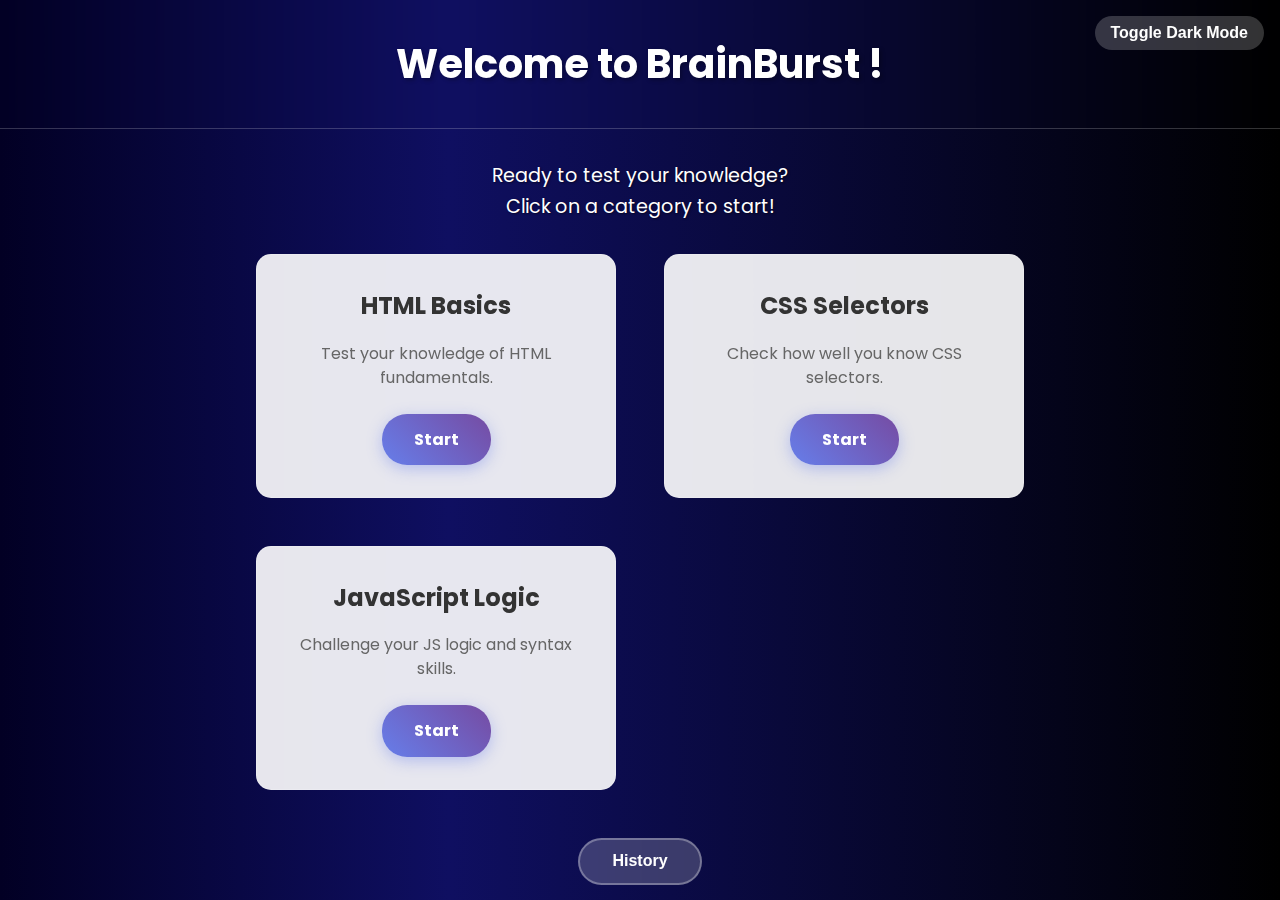
<file: index.html>
<!DOCTYPE html>
<html lang="en">
<head>
    <meta charset="UTF-8">
    <meta name="viewport" content="width=device-width, initial-scale=1.0">
    <title>BrainBurst</title>
    <link rel="stylesheet" href="assets/css/style.css">
</head>
<body>
    <header>
        <h1>Welcome to BrainBurst !</h1>
        
        
    </header>
    <main>
        <button class="dark-mode-toggle">Toggle Dark Mode</button>
        <p> Ready to test your knowledge? <br> Click on a category to start!</p>

        <div class="quizzList">
            <div class="quizzCard" id="html">
                <h3>HTML Basics</h3>
                <p>Test your knowledge of HTML fundamentals.</p>
                <a href="./pages/quiz.html?quiz=html" class="start-btn">Start</a>
              </div>
              
              <div class="quizzCard" id="css">
                <h3>CSS Selectors</h3>
                <p>Check how well you know CSS selectors.</p>
                <a href="./pages/quiz.html?quiz=css" class="start-btn">Start</a>
              </div>
              
              <div class="quizzCard" id="js">
                <h3>JavaScript Logic</h3>
                <p>Challenge your JS logic and syntax skills.</p>
                <a href="./pages/quiz.html?quiz=js" class="start-btn">Start</a>
              </div>
            </div>

        <button class="history-btn"><a href="./pages/history.html">History</a></button>

    </main>
</body>
<script src="assets/js/main.js"></script>

</html>
</file>
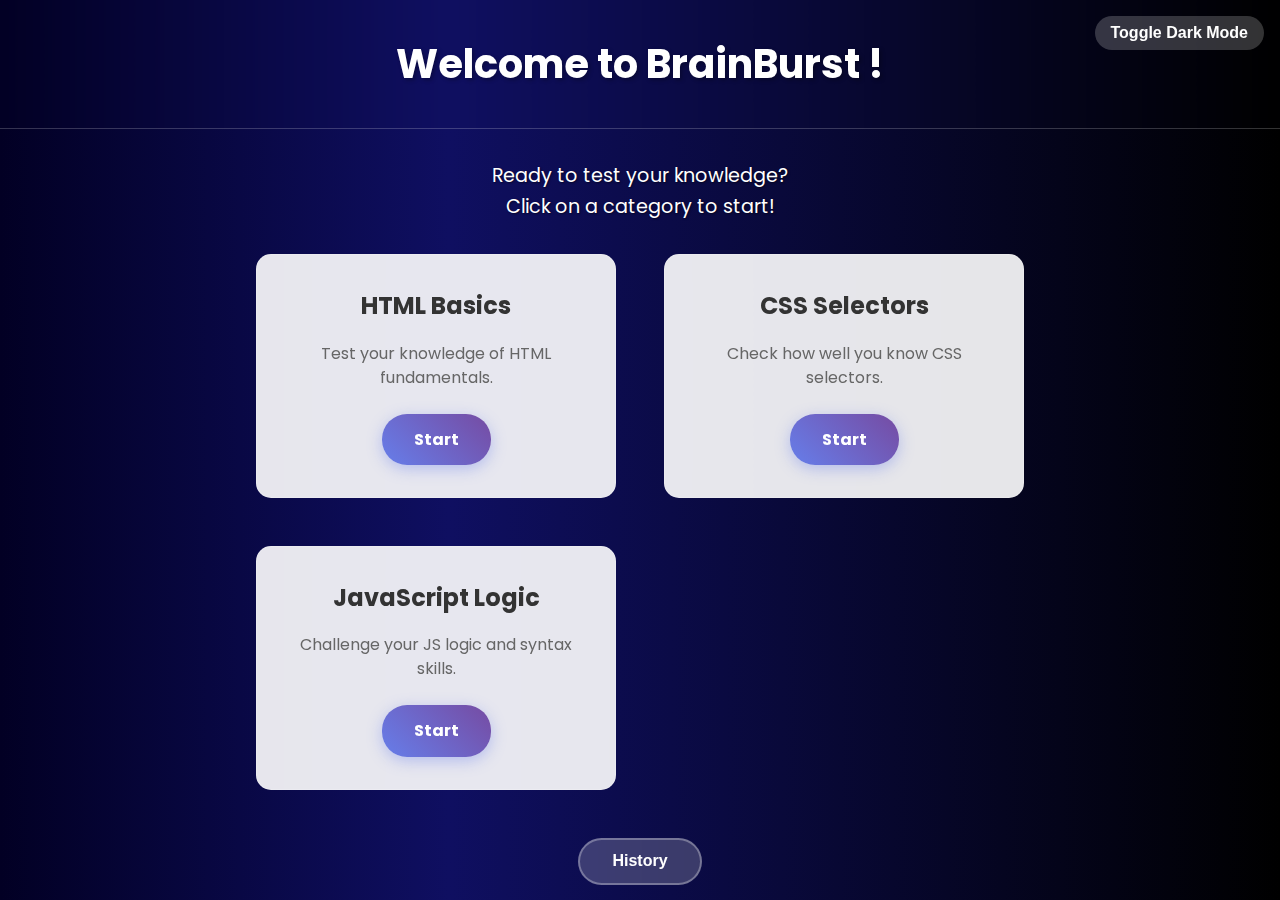
<file: pages/index.html>
<!DOCTYPE html>
<html lang="en">
<head>
    <meta charset="UTF-8">
    <meta name="viewport" content="width=device-width, initial-scale=1.0">
    <title>BrainBurst</title>
    <link rel="stylesheet" href="../assets/css/style.css">
</head>
<body>
    <header>
        <h1>Welcome to BrainBurst !</h1>
        
        
    </header>
    <main>
        <button class="dark-mode-toggle">Toggle Dark Mode</button>
        <p> Ready to test your knowledge? <br> Click on a category to start!</p>

        <div class="quizzList">
            <div class="quizzCard" id="html">
                <h3>HTML Basics</h3>
                <p>Test your knowledge of HTML fundamentals.</p>
                <a href="quiz.html?quiz=html" class="start-btn">Start</a>
              </div>
              
              <div class="quizzCard" id="css">
                <h3>CSS Selectors</h3>
                <p>Check how well you know CSS selectors.</p>
                <a href="quiz.html?quiz=css" class="start-btn">Start</a>
              </div>
              
              <div class="quizzCard" id="js">
                <h3>JavaScript Logic</h3>
                <p>Challenge your JS logic and syntax skills.</p>
                <a href="quiz.html?quiz=js" class="start-btn">Start</a>
              </div>
            </div>

        <button class="history-btn"><a href="history.html">History</a></button>

    </main>
</body>
<script src="../assets/js/main.js"></script>

</html>
</file>
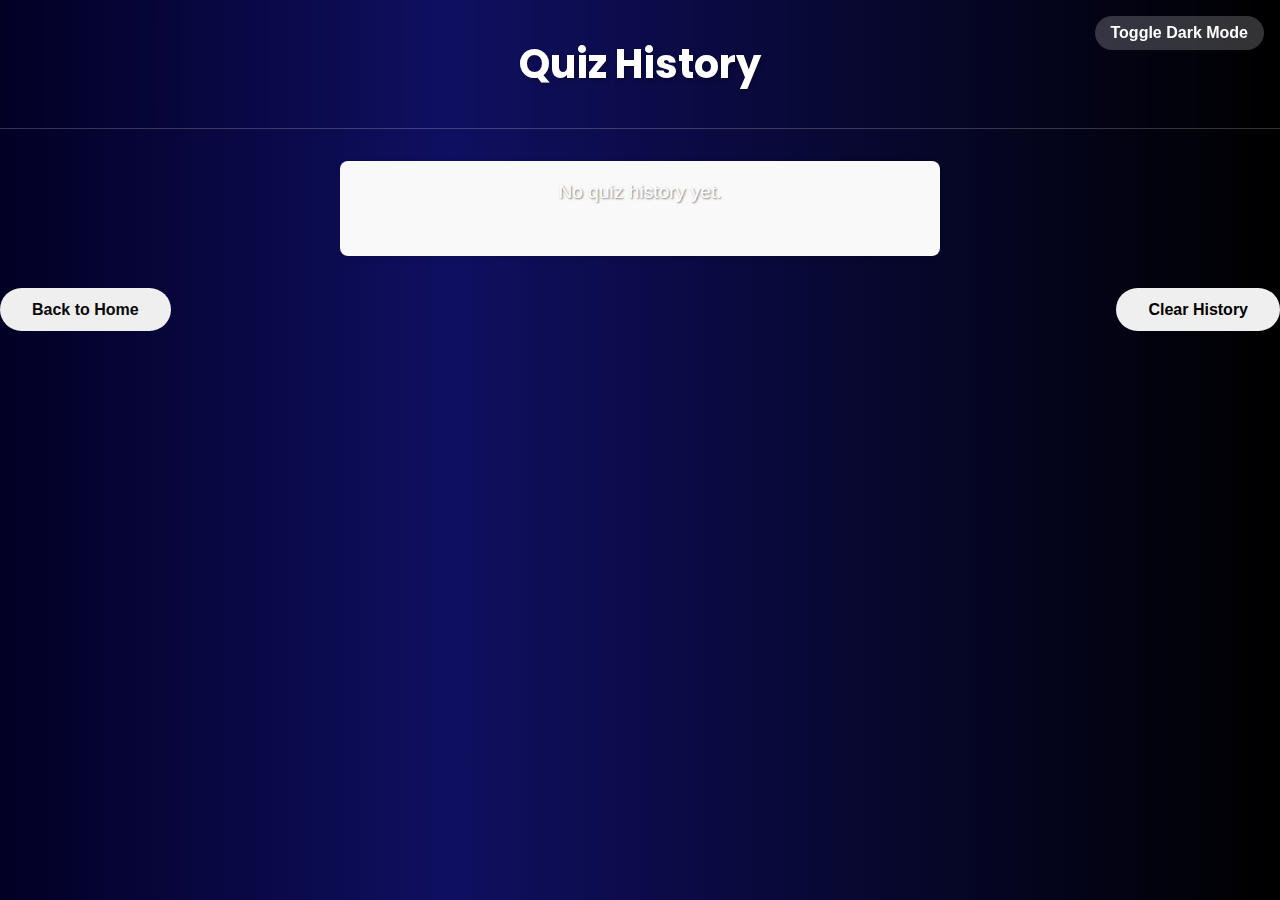
<file: pages/history.html>
<!DOCTYPE html>
  <html lang="en">
  <head>
    <meta charset="UTF-8">
    <meta name="viewport" content="width=device-width, initial-scale=1.0">
    <title>Document</title>
    <link rel="stylesheet" href="../assets/css/style.css">
  </head>
  <body>
    <header>
        <button class="dark-mode-toggle">Toggle Dark Mode</button>
      <h1>Quiz History</h1>
    </header>

    <main id="history-container"></main>
    <div class="buttons">
      <button class="back-btn" ><a href="../index.html">Back to Home</a></button>
      <button id="clear-history-btn">Clear History</button>
    </div>
   

    
  </body>
  <script src="../utils/storage.js"></script>
    <script src="../assets/js/history.js"></script>
    <script src="../assets/js/main.js"></script>
  </html>
</file>
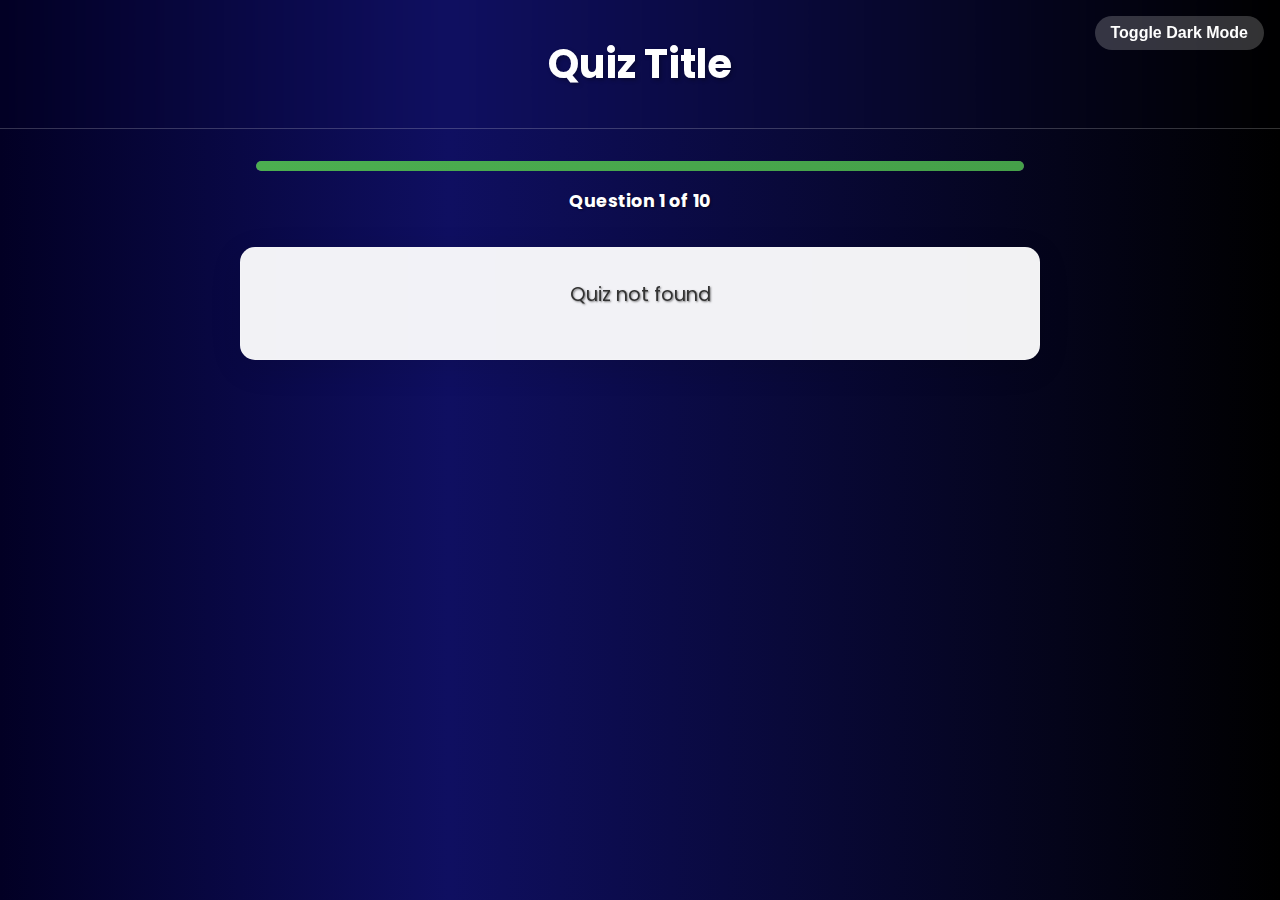
<file: pages/quiz.html>
<!DOCTYPE html>
<html lang="en">
<head>
  <meta charset="UTF-8">
  <meta name="viewport" content="width=device-width, initial-scale=1.0">
  <title>Quiz</title>
  <link rel="stylesheet" href="../assets/css/style.css">
</head>
<body>
  <header>
    <button class="dark-mode-toggle">Toggle Dark Mode</button>
    <h1 id="quiz-title">Quiz Title</h1>
  </header>
  <div class="progress-container">
    <div class="progress-bar">
        <div id="progress" class="progress"></div>
    </div>
    <h3 id="question-number">Question 1 of 10</h3>
</div>
  <main id="quiz-container">
   
   
  </main>

  <script src="../assets/js/data.js"></script>
  <script src="../assets/js/quiz.js"></script>
    <script src="../utils/storage.js"></script>
    <script src="../assets/js/main.js"></script>
</body>
</html>
</file>
<file: assets/css/style.css>
@import url('https://fonts.googleapis.com/css2?family=Poppins:ital,wght@0,100;0,200;0,300;0,400;0,500;0,600;0,700;0,800;0,900;1,100;1,200;1,300;1,400;1,500;1,600;1,700;1,800;1,900&display=swap');
* {
    margin: 0;
    padding: 0;
    box-sizing: border-box;
}

body {
    font-family: "Poppins", sans-serif;
    line-height: 1.6;
    color: #333;
    background: #020024;
    background: linear-gradient(90deg, rgba(2, 0, 36, 1) 0%, rgba(15, 15, 97, 1) 35%, rgba(0, 0, 0, 1) 100%);
    min-height: 100vh;
}
/*index.html page*/

header {
    backdrop-filter: blur(10px);
    padding: 2rem 0;
    text-align: center;
    border-bottom: 1px solid rgba(255, 255, 255, 0.2);
}

header h1 {
    color: white;
    font-size: 2.5rem;
    font-weight: bold;
    text-shadow: 2px 2px 4px rgba(0, 0, 0, 0.3);
}

main {
    max-width: 800px;
    margin: 2rem auto;
    padding: 0 1rem;
}

main > p {
    text-align: center;
    color: white;
    font-size: 1.2rem;
    margin-bottom: 2rem;
    text-shadow: 1px 1px 2px rgba(0, 0, 0, 0.5);
}

.quizzList {
    display: grid;
    grid-template-columns: repeat(auto-fit, minmax(250px, 1fr));
    gap: 3rem;
    margin-bottom: 3rem;
}

.quizzCard {
    background: rgba(255, 255, 255, 0.9);
    border-radius: 15px;
    padding: 2rem;
    text-align: center;
    backdrop-filter: blur(10px);
    border: 1px solid rgba(255, 255, 255, 0.2);
    transition: transform 0.3s ease;
}

.quizzCard:hover {
    transform: translateY(-5px);
    box-shadow: 0 15px 40px rgba(0, 0, 0, 0.2);
}

.quizzCard h3 {
    color: #333;
    font-size: 1.5rem;
    margin-bottom: 1rem;
}

.quizzCard p {
    color: #666;
    margin-bottom: 1.5rem;
    line-height: 1.5;
}

.start-btn {
    display: inline-block;
    background: linear-gradient(45deg, #667eea, #764ba2);
    color: white;
    text-decoration: none;
    padding: 0.8rem 2rem;
    border-radius: 25px;
    font-weight: bold;
    transition: all 0.3s ease;
    box-shadow: 0 4px 15px rgba(102, 126, 234, 0.4);
}

.start-btn:hover {
    transform: translateY(-2px);
    box-shadow: 0 6px 20px rgba(102, 126, 234, 0.6);
}

main h4 {
    color: white;
    text-align: center;
    font-size: 1.3rem;
    margin: 2rem 0 1rem;
    text-shadow: 1px 1px 2px rgba(0, 0, 0, 0.5);
}

.history-btn {
    display: block;
    margin: 0 auto;
    background: rgba(255, 255, 255, 0.2);
    border: 2px solid rgba(255, 255, 255, 0.3);
    border-radius: 25px;
    padding: 0.8rem 2rem;
    backdrop-filter: blur(10px);
    transition: all 0.3s ease;
}

.history-btn:hover {
    background: rgba(255, 255, 255, 0.3);
    transform: translateY(-2px);
}

.history-btn a {
    color: white;
    text-decoration: none;
    font-weight: bold;
}
/* Dark Mode Toggle */
.dark-mode-toggle {
    position: fixed;
    top: 1rem;
    right: 1rem;
    background: rgba(255, 255, 255, 0.2);
    border: none;
    border-radius: 25px;
    padding: 0.5rem 1rem;
    color: white;
    cursor: pointer;
    transition: all 0.3s ease;
}
body.dark-mode {
    background: #121212;
    color: #f0f0f0;
}

body.dark-mode header {
    border-bottom: 1px solid rgba(255, 255, 255, 0.1);
}

body.dark-mode header h1 {
    color: #f0f0f0;
}

body.dark-mode .quizzCard {
    background: rgba(30, 30, 30, 0.95);
    border: 1px solid rgba(255, 255, 255, 0.1);
}

body.dark-mode .quizzCard h3,
body.dark-mode .quizzCard p {
    color: #f0f0f0;
}

body.dark-mode .start-btn {
    background: linear-gradient(45deg, #222, #444);
    box-shadow: 0 4px 15px rgba(0, 0, 0, 0.5);
}

body.dark-mode #quiz-container {
    background: rgba(30, 30, 30, 0.95);
    color: #f0f0f0;
}

body.dark-mode #quiz-container h3,
body.dark-mode #quiz-container h2,
body.dark-mode #quiz-container p {
    color: #f0f0f0;
}

body.dark-mode .choice {
    background: #1e1e1e;
    border-color: #333;
    color: #f0f0f0;
}

body.dark-mode .choice:hover {
    background: #333;
    border-color: #667eea;
}

body.dark-mode .choice.correct {
    background: #27632a;
    border-color: #28a745;
    color: #e0f2e9;
}

body.dark-mode .choice.incorrect {
    background: #6b1b1b;
    border-color: #dc3545;
    color: #f8d7da;
}

body.dark-mode #history-container {
    background-color: #1e1e1e;
    color: #f0f0f0;
}

body.dark-mode #history-container li {
    background: #2b2b2b;
    border-left: 5px solid #90ee90;
}

body.dark-mode .history-btn a {
    color: #fff;
}

body.dark-mode .back-btn a {
    color: #0d0d0d;
}
body.dark-mode .choice:disabled {
    background: #1e1e1e;
    opacity: 0.6;
}

/*quizz.html page*/
.progress-container {
    max-width: 800px;
    margin: 2rem auto;
    padding: 0 1rem;
}

.progress-bar {
    width: 100%;
    height: 10px;
    background: rgba(255, 255, 255, 0.3);
    border-radius: 5px;
    overflow: hidden;
    margin-bottom: 1rem;
}

.progress {
    height: 100%;
    background: linear-gradient(90deg, #4caf50, #45a049);
    transition: width 0.3s ease;
    border-radius: 5px;
}

#question-number {
    color: white;
    text-align: center;
    font-size: 1.1rem;
    text-shadow: 1px 1px 2px rgba(0, 0, 0, 0.5);
}

#quiz-container {
    background: rgba(255, 255, 255, 0.95);
    border-radius: 15px;
    padding: 2rem;
    box-shadow: 0 8px 32px rgba(0, 0, 0, 0.1);
    backdrop-filter: blur(10px);
    border: 1px solid rgba(255, 255, 255, 0.2);
}

#quiz-container h3 {
    color: #333;
    font-size: 1.4rem;
    margin-bottom: 2rem;
    text-align: center;
    line-height: 1.5;
}

#quiz-container h2 {
    color: #333;
    font-size: 2rem;
    margin-bottom: 1.5rem;
    text-align: center;
}

.choices {
    display: grid;
    gap: 1rem;
    margin-bottom: 2rem;
}

.choice {
    background: #f8f9fa;
    border: 2px solid #e9ecef;
    border-radius: 10px;
    padding: 1rem;
    font-size: 1rem;
    cursor: pointer;
    transition: all 0.3s ease;
    text-align: left;
}

.choice:hover {
    background: #e9ecef;
    border-color: #667eea;
}



.choice.correct {
    background: #d4edda;
    border-color: #28a745;
    color: #155724;
}

.choice.incorrect {
    background: #f8d7da;
    border-color: #dc3545;
    color: #721c24;
}

.buttons {
    display: flex;
    justify-content: space-between;
    gap: 1rem;
    margin-top: 2rem;
}

button {
    padding: 0.8rem 2rem;
    border: none;
    border-radius: 25px;
    font-size: 1rem;
    font-weight: bold;
    cursor: pointer;
    transition: all 0.3s ease;
}

.back {
    background: #6c757d;
    color: white;
}

.back:hover {
    background: #5a6268;
    transform: translateY(-2px);
}

.next {
    background: linear-gradient(45deg, #667eea, #764ba2);
    color: white;
    margin-left: auto;
    padding:2px 20px;
}

.next:hover {
    transform: translateY(-2px);
    box-shadow: 0 4px 15px rgba(102, 126, 234, 0.4);
}

.restart, .home {
    background: linear-gradient(45deg, #667eea, #764ba2);
    color: white;
    margin: 0.5rem;
}

.restart:hover, .home:hover {
    transform: translateY(-2px);
    box-shadow: 0 4px 15px rgba(102, 126, 234, 0.4);
}

#quiz-container p {
    font-size: 1.2rem;
    margin-bottom: 1rem;
    text-align: center;
    color: #333;
}
/*history page*/

#history-container {
    max-width: 600px;
    margin: 2rem auto;
    padding: 1rem;
    background-color: #f9f9f9;
    border-radius: 8px;
    font-family: Arial, sans-serif;
    box-shadow: 0 2px 6px rgba(0,0,0,0.1);
  }
  
  #history-container ul {
    list-style-type: none;
    padding: 0;
    margin: 0;
  }
  
  #history-container li {
    background: #fff;
    margin-bottom: 0.75rem;
    padding: 0.75rem 1rem;
    border-left: 5px solid #4CAF50;
    border-radius: 4px;
    transition: background-color 0.3s ease;
    cursor: default;
  }
  
  #history-container li:hover {
    background-color: #e8f5e9;
  }
  
  #history-container li:last-child {
    margin-bottom: 0;
  }
  .back-btn a{
    text-decoration: none;
    color: rgb(9, 9, 9);
  }
  
@media (max-width: 768px) {
    header h1 {
        font-size: 2rem;
    }
    
    .quizzList {
        grid-template-columns: 1fr;
    }
    
    .buttons {
        flex-direction: column;
    }
    
    .next {
        margin-left: 0;
    }
    
    main {
        padding: 0 0.5rem;
    }
    
    #quiz-container, #history-container {
        padding: 1.5rem;
        margin: 1rem auto;
    }
}

@media (max-width: 480px) {
    header h1 {
        font-size: 1.8rem;
    }
    
    .quizzCard {
        padding: 1.5rem;
    }
    
    #quiz-container h3 {
        font-size: 1.2rem;
    }
    
    button {
        padding: 0.7rem 1.5rem;
        font-size: 0.9rem;
    }
}

@keyframes fadeIn {
    from {
        opacity: 0;
        transform: translateY(20px);
    }
    to {
        opacity: 1;
        transform: translateY(0);
    }
}

main, #quiz-container, #history-container {
    animation: fadeIn 0.6s ease-out;
}
</file>
